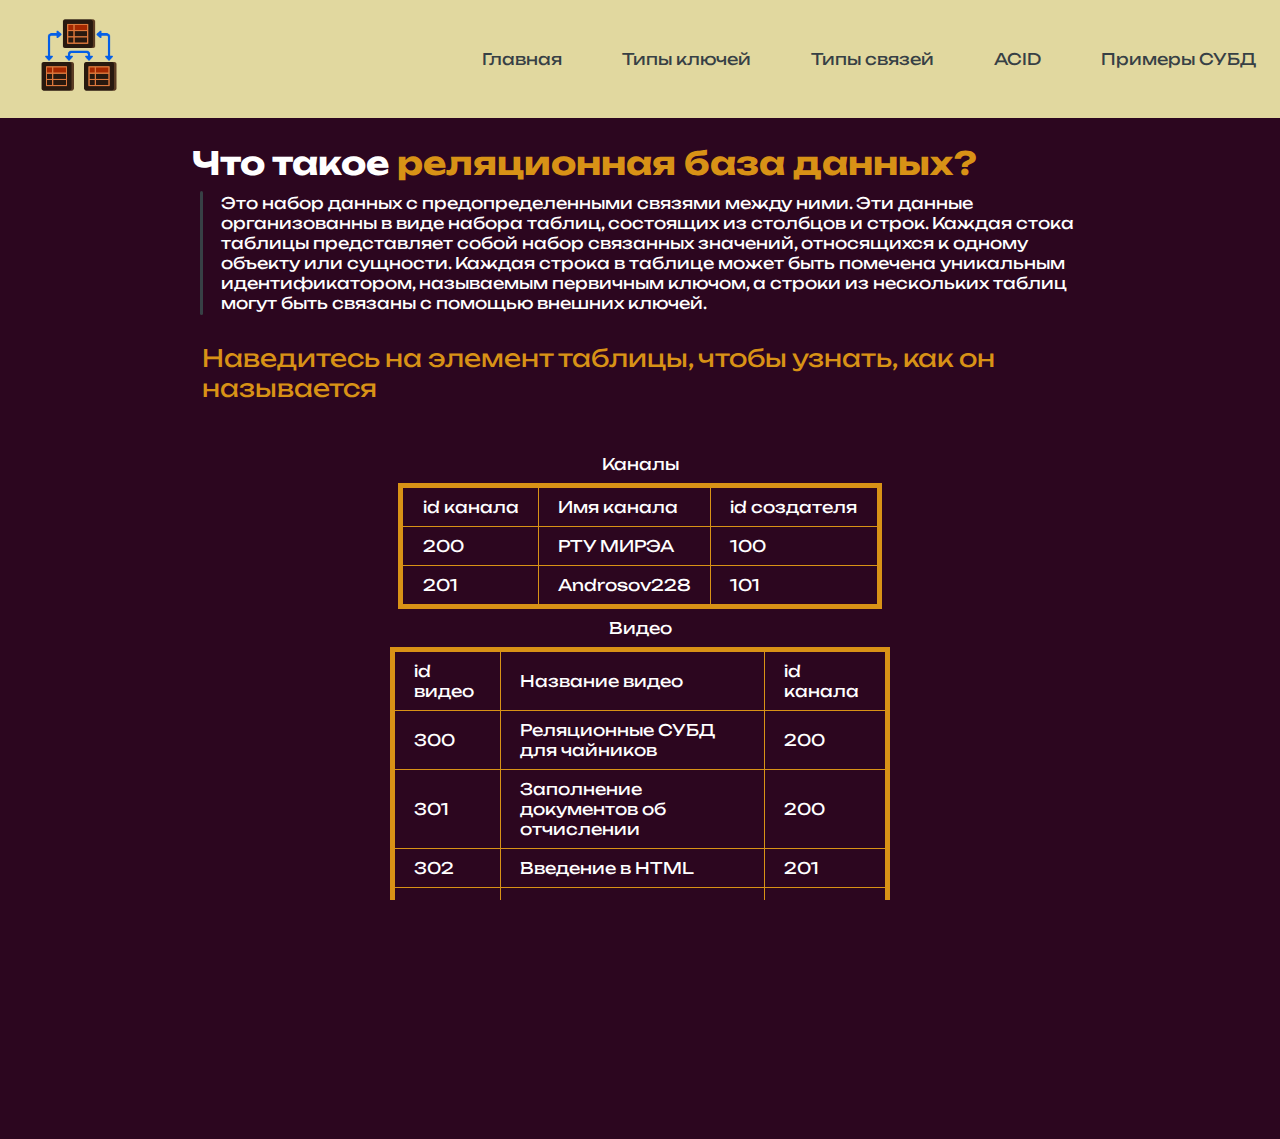
<file: index.html>
<!DOCTYPE html>
<html lang="ru">
    <head>
        <meta charset="UTF-8">
        <meta http-equiv="X-UA-Compatible" content="IE=edge">
        <meta name="viewport" content="width=device-width, initial-scale=1.0">
        <link rel="stylesheet" href="style.css">
        <title>Реляционные СУБД</title>
    </head>
    <body>
        <header>
            <nav class="navbar">
                <a href="index.html" class="nav-branding"><img src="img/logo.png" alt=""></a>
                <ul class="nav-menu">
                    <li class="nav-item">
                        <a href="index.html" class="nav-link">Главная</a>
                    </li>
                    <li class="nav-item">
                        <a href="keys.html" class="nav-link">Типы ключей</a>
                    </li>
                    <li class="nav-item">
                        <a href="relations.html" class="nav-link">Типы связей</a>
                    </li>
                    <li class="nav-item">
                        <a href="acid.html" class="nav-link">ACID</a>
                    </li>
                    <li class="nav-item">
                        <a href="examples.html" class="nav-link">Примеры СУБД</a>
                    </li>
                </ul>

                <div class="hamburger">
                    <span class="bar"></span>
                    <span class="bar"></span>
                    <span class="bar"></span>
                </div>
            </nav>
        </header>
        <section>
            <div class="content-container">
                <h1>Что такое <span>реляционная база данных?</span></h1>
                <div class="tab-block">
                    <span class="bar"></span>
                    <div class="tab-text">
                        <p class="subtitle">
                            Это набор данных с предопределенными связями между ними. Эти данные организованны в виде набора таблиц, состоящих из столбцов и строк. Каждая стока таблицы представляет собой набор связанных значений, относящихся к одному объекту или сущности. Каждая строка в таблице может быть помечена уникальным идентификатором, называемым первичным ключом, а строки из нескольких таблиц могут быть связаны с помощью внешних ключей.
                        </p>
                    </div>
                </div>
                <p class="element-type">Наведитесь на элемент таблицы, чтобы узнать, как он называется</p>
                <div class="db-example">
                    <table border="1">
                        <caption>Каналы</caption>
                        <tr>
                            <td class="primkey">id канала</td>
                            <td class="field">Имя канала</td>    
                            <td class="forkey">id создателя</td>
                        </tr>
                        <tr>
                            <td class="primkey">200</td>
                            <td class="field">РТУ МИРЭА</td>
                            <td class="forkey">100</td>
                        </tr>
                        <tr>
                            <td class="primkey">201</td>
                            <td class="field">Androsov228</td>
                            <td class="forkey">101</td>
                        </tr>
                    </table>
                    <table border="1">
                        <caption>Видео</caption>
                        <tr>
                            <td class="primkey">id видео</td>
                            <td class="field">Название видео</td>
                            <td class="forkey">id канала</td>
                        </tr>
                        <tr>
                            <td class="primkey">300</td>
                            <td class="field">Реляционные СУБД для чайников</td>
                            <td class="forkey">200</td>
                        </tr>
                        <tr>
                            <td class="primkey">301</td>
                            <td class="field">Заполнение документов об отчислении</td>
                            <td class="forkey">200</td>
                        </tr>
                        <tr>
                            <td class="primkey">302</td>
                            <td class="field">Введение в HTML</td>
                            <td class="forkey">201</td>
                        </tr>
                        <tr>
                            <td class="primkey">303</td>
                            <td class="field">Как написать курсовую за день до защиты</td>
                            <td class="forkey">201</td>
                        </tr>
                    </table>
                </div>

            </div>
        </section>
        <footer>
            <p>2023 Androsov RTU MIREA</p>
            <a href="https://t.me/nervous_void"><img src="img/tg_logo.png" alt="telegram"></a>
        </footer>
        <script src="script.js"></script>
    </body>
</html>
</file>
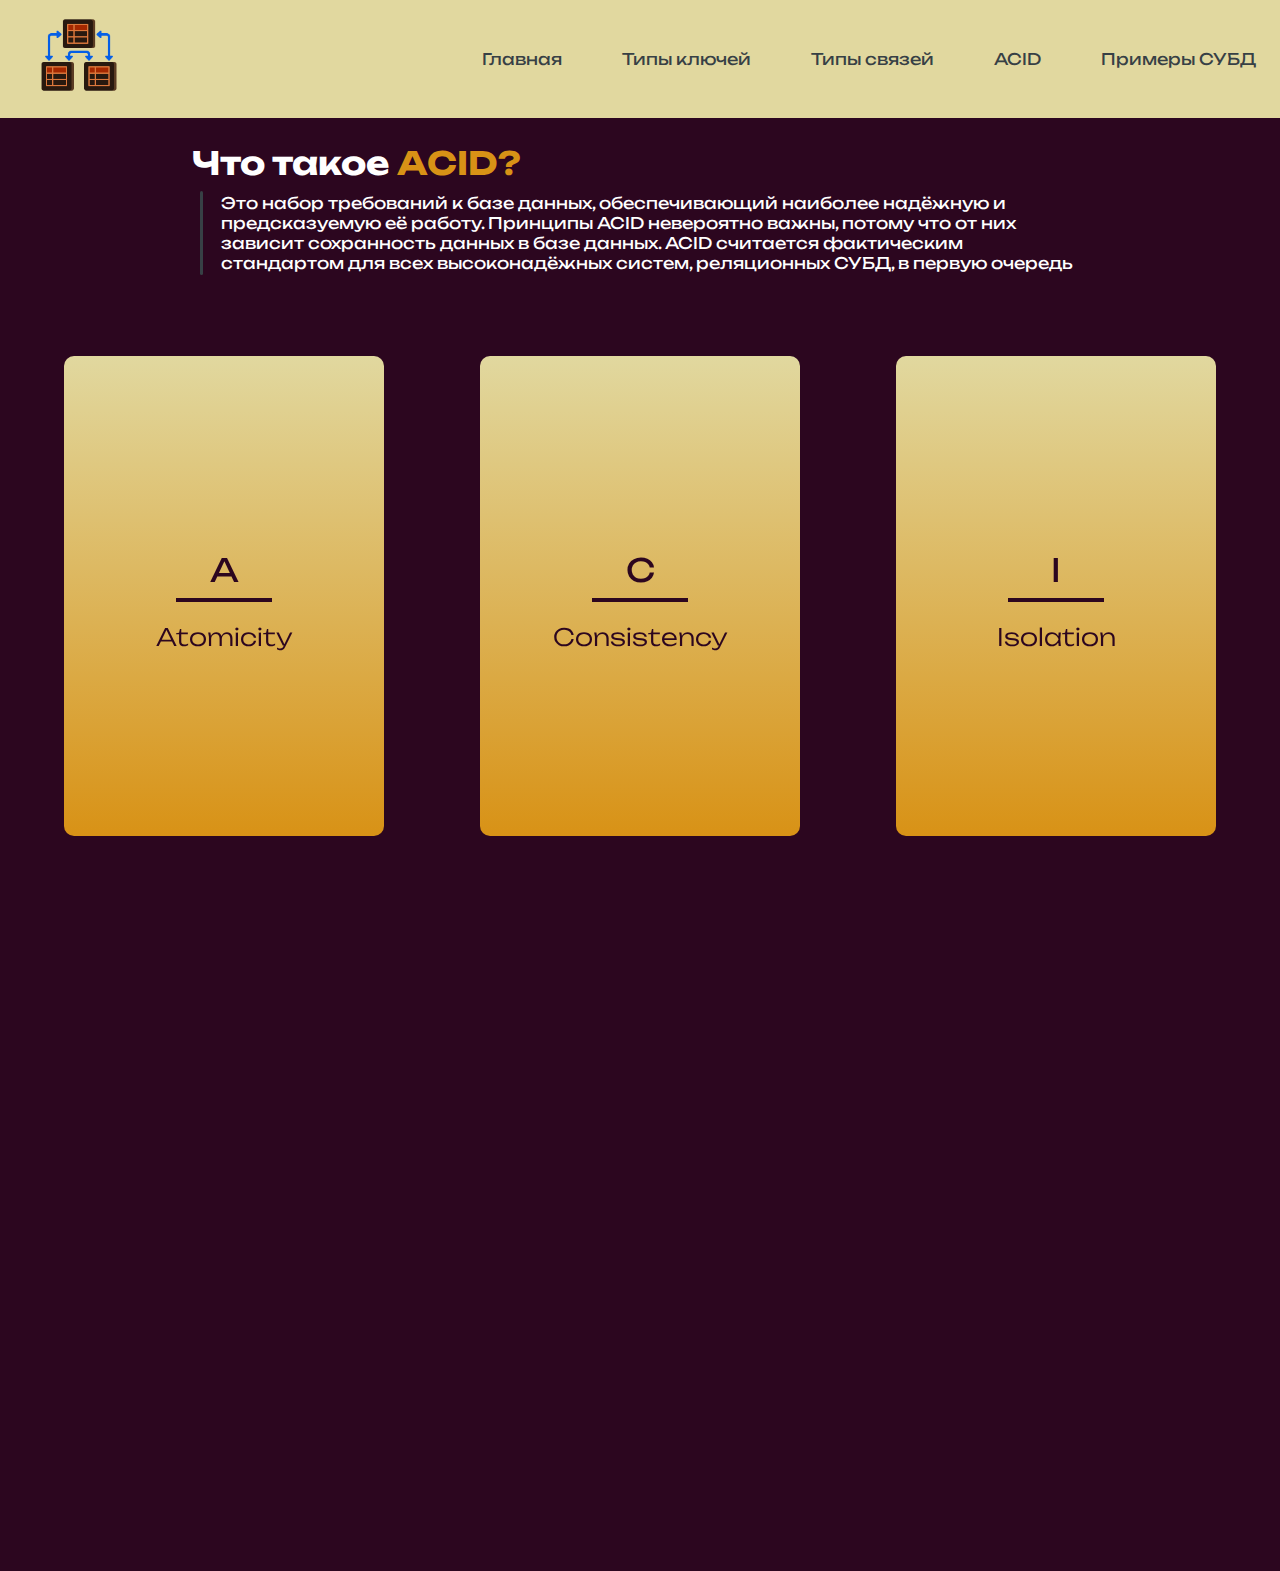
<file: acid.html>
<!DOCTYPE html>
<html lang="en">
    <head>
        <meta charset="UTF-8">
        <meta http-equiv="X-UA-Compatible" content="IE=edge">
        <meta name="viewport" content="width=device-width, initial-scale=1.0">
        <link rel="stylesheet" href="style.css">
        <title>ACID in Relational Databases</title>
    </head>
    <body>
        <header>
            <nav class="navbar">
                <a href="index.html" class="nav-branding"><img src="img/logo.png" alt=""></a>
                <ul class="nav-menu">
                    <li class="nav-item">
                        <a href="index.html" class="nav-link">Главная</a>
                    </li>
                    <li class="nav-item">
                        <a href="keys.html" class="nav-link">Типы ключей</a>
                    </li>
                    <li class="nav-item">
                        <a href="relations.html" class="nav-link">Типы связей</a>
                    </li>
                    <li class="nav-item">
                        <a href="acid.html" class="nav-link">ACID</a>
                    </li>
                    <li class="nav-item">
                        <a href="examples.html" class="nav-link">Примеры СУБД</a>
                    </li>
                </ul>

                <div class="hamburger">
                    <span class="bar"></span>
                    <span class="bar"></span>
                    <span class="bar"></span>
                </div>
            </nav>
        </header>
        <section>
            <div class="content-container">
                <h1>Что такое <span>ACID?</span></h1>
                <div class="tab-block">
                    <span class="bar"></span>
                    <div class="tab-text">
                        <p class="subtitle">
                            Это набор требований к базе данных, обеспечивающий наиболее надёжную и предсказуемую её работу. Принципы ACID невероятно важны, потому что от них зависит сохранность данных в базе данных. ACID считается фактическим стандартом для всех высоконадёжных систем, реляционных СУБД, в первую очередь
                        </p>
                    </div>
                </div>
            </div>

            <div class="wrapper">
                <div class="cols">
                    <div class="col" ontouchstart="this.classList.toggle('hover');">
                        <div class="container">
                            <div class="front">
                                <div class="inner">
                                    <p>A</p>
                                    <span>Atomicity</span>
                                </div>
                            </div>
                            <div class="back">
                                <div class="inner">
                                    <p>Атомарность гарантирует, что каждая транзакция будет выполнена полностью или не будет выполнена совсем. Не допускаются промежуточные состояния</p>
                                </div>
                            </div>
                        </div>
                    </div>
                    <div class="col" ontouchstart="this.classList.toggle('hover');">
                        <div class="container">
                            <div class="front">
                                <div class="inner">
                                    <p>C</p>
                                    <span>Consistency</span>
                                </div>
                            </div>
                            <div class="back">
                                <div class="inner">
                                    <p>Согласованность вытекает из атомарности. Благодаря тому, что транзакция не допускает промежуточных результатов, база остается консистентной, то есть согласованной</p>
                                </div>
                            </div>
                        </div>
                    </div>
                    <div class="col" ontouchstart="this.classList.toggle('hover');">
                        <div class="container">
                            <div class="front">
                                <div class="inner">
                                    <p>I</p>
                                    <span>Isolation</span>
                                </div>
                            </div>
                            <div class="back">
                                <div class="inner">
                                    <p>Изолированность говорит о том, что во время выполнения транзакции параллельные транзакции не должны оказывать влияния на её результат</p>
                                </div>
                            </div>
                        </div>
                    </div>
                    <div class="col" ontouchstart="this.classList.toggle('hover');">
                        <div class="container">
                            <div class="front">
                                <div class="inner">
                                    <p>D</p>
                                    <span>Durability</span>
                                </div>
                            </div>
                            <div class="back">
                                <div class="inner">
                                    <p>Надежность заключается в том, что если пользователь получил подтверждение от системы, что транзакция выполнена, он может быть уверен, что сделанные им изменения не будут отменены из-за какого-либо сбоя</p>
                                </div>
                            </div>
                        </div>
                    </div>
                </div>
            </div>
        </section>
        <footer>
            <p>2023 Androsov RTU MIREA</p>
            <a href="https://t.me/nervous_void"><img src="img/tg_logo.png" alt="telegram"></a>
        </footer>
        <script src="script.js"></script>
    </body>
</html>
</file>
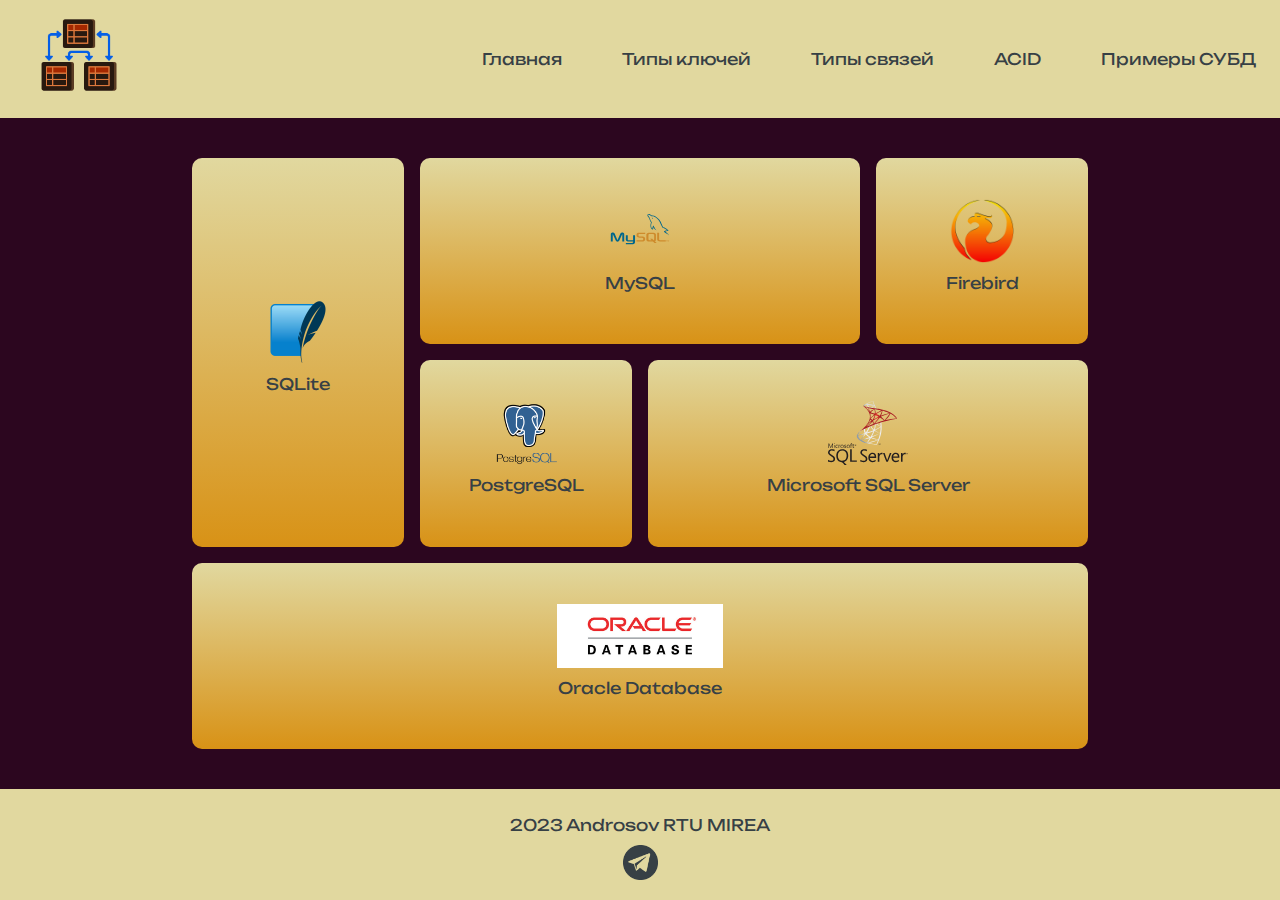
<file: examples.html>
<!DOCTYPE html>
<html lang="ru">
    <head>
        <meta charset="UTF-8">
        <meta http-equiv="X-UA-Compatible" content="IE=edge">
        <meta name="viewport" content="width=device-width, initial-scale=1.0">
        <link rel="stylesheet" href="style.css">
        <title>Реляционные СУБД</title>
    </head>
    <body>
        <header>
            <nav class="navbar">
                <a href="index.html" class="nav-branding"><img src="img/logo.png" alt=""></a>
                <ul class="nav-menu">
                    <li class="nav-item">
                        <a href="index.html" class="nav-link">Главная</a>
                    </li>
                    <li class="nav-item">
                        <a href="keys.html" class="nav-link">Типы ключей</a>
                    </li>
                    <li class="nav-item">
                        <a href="relations.html" class="nav-link">Типы связей</a>
                    </li>
                    <li class="nav-item">
                        <a href="acid.html" class="nav-link">ACID</a>
                    </li>
                    <li class="nav-item">
                        <a href="examples.html" class="nav-link">Примеры СУБД</a>
                    </li>
                </ul>

                <div class="hamburger">
                    <span class="bar"></span>
                    <span class="bar"></span>
                    <span class="bar"></span>
                </div>
            </nav>
        </header>
        <section class="grid-wrapper">
            <div class="box box1">
                <a href="https://www.sqlite.org/index.html">
                    <img src="img/sqlite.png"/>
                    <p>SQLite</p>
                </a>
            </div>
            <div class="box box2">
                <a href="https://www.mysql.com/">
                    <img src="img/mysql.svg"/>
                    <p>MySQL</p>
                </a>
            </div>
            <div class="box box3">
                <a href="https://firebirdsql.org/">
                    <img src="img/firebird.png"/>
                    <p>Firebird</p>
                </a>
            </div>
            <div class="box box4">
                <a href="https://www.postgresql.org/">
                    <img src="img/postgre.png"/>
                    <p>PostgreSQL</p>
                </a>
            </div>
            <div class="box box5">
                <a href="https://www.microsoft.com/en-us/sql-server/">
                    <img src="img/microsoft.svg"/>
                    <p>Microsoft SQL Server
                    </p>
                </a>
            </div>
            <div class="box box6">
                <a href="https://www.oracle.com/database/">
                    <img src="img/oracle.jpeg"/>
                    <p>Oracle Database</p>
                </a>
            </div>
        </section>
        <script src="script.js"></script>
        <footer>
            <p>2023 Androsov RTU MIREA</p>
            <a href="https://t.me/nervous_void"><img src="img/tg_logo.png" alt="telegram"></a>
        </footer>
    </body>
</html>
</file>
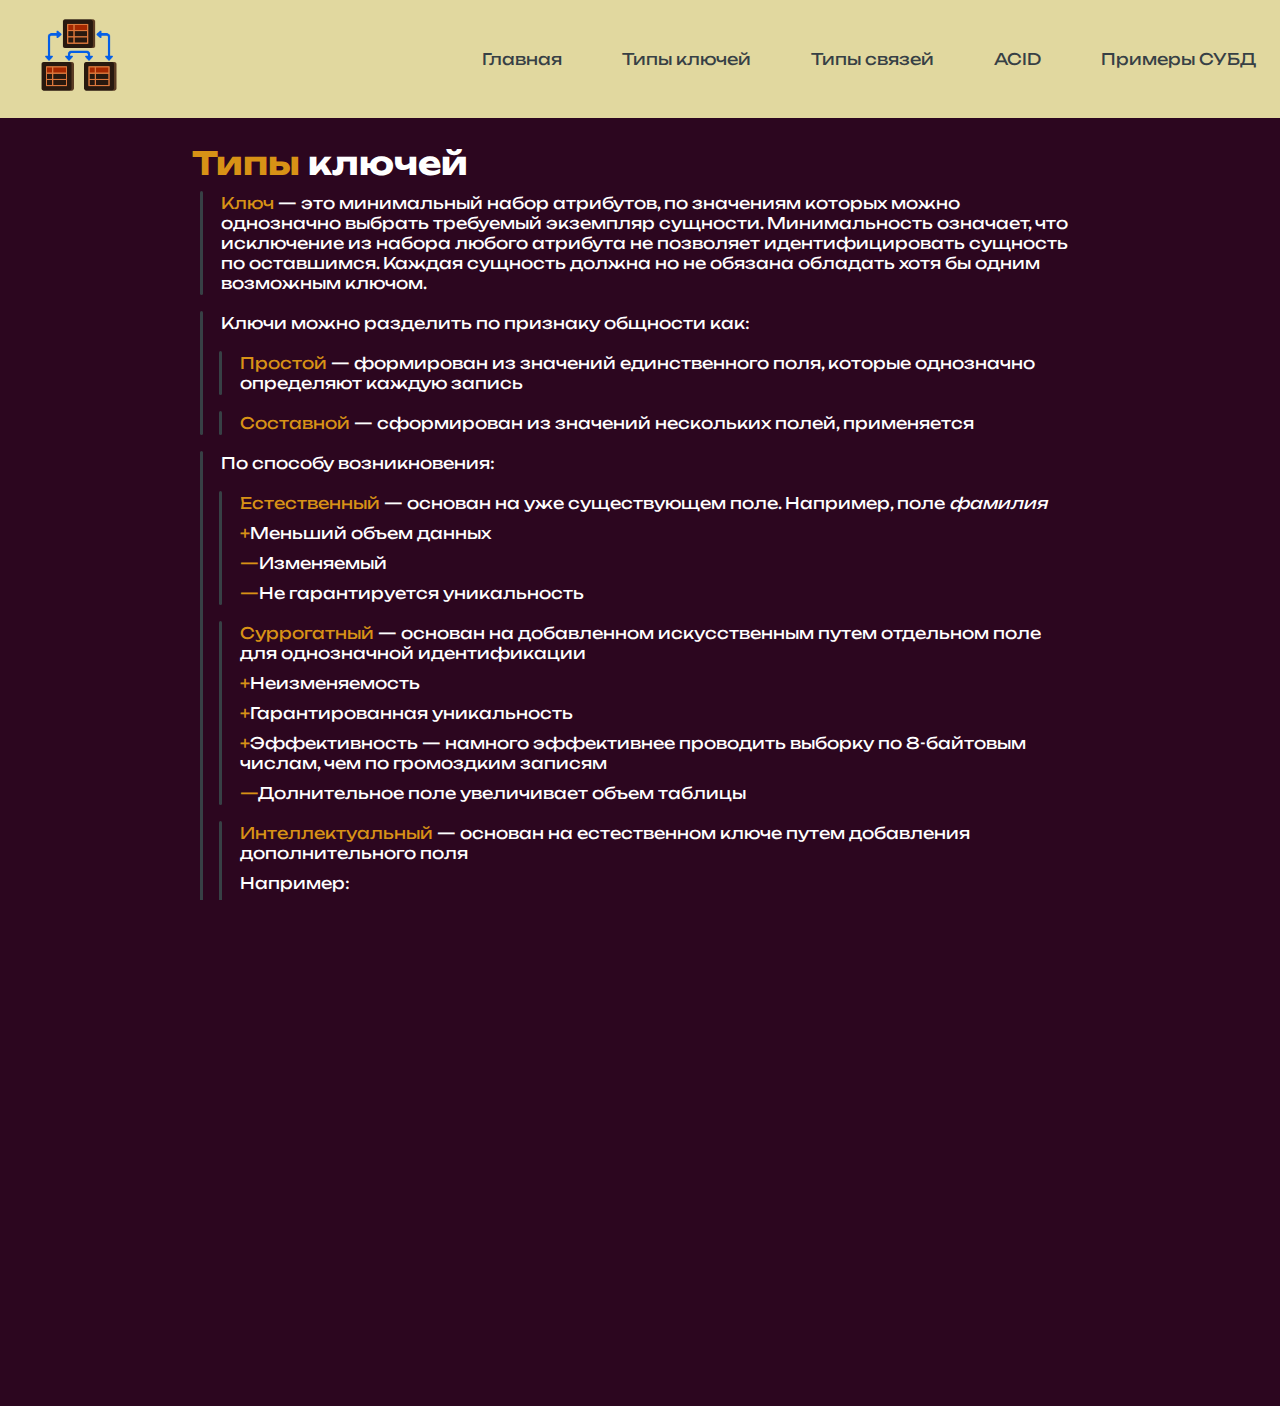
<file: keys.html>
<!DOCTYPE html>
<html lang="ru">
    <head>
        <meta charset="UTF-8">
        <meta http-equiv="X-UA-Compatible" content="IE=edge">
        <meta name="viewport" content="width=device-width, initial-scale=1.0">
        <link rel="stylesheet" href="style.css">
        <title>Реляционные СУБД</title>
    </head>
    <body>
        <header>
            <nav class="navbar">
                <a href="index.html" class="nav-branding"><img src="img/logo.png" alt=""></a>
                <ul class="nav-menu">
                    <li class="nav-item">
                        <a href="index.html" class="nav-link">Главная</a>
                    </li>
                    <li class="nav-item">
                        <a href="keys.html" class="nav-link">Типы ключей</a>
                    </li>
                    <li class="nav-item">
                        <a href="relations.html" class="nav-link">Типы связей</a>
                    </li>
                    <li class="nav-item">
                        <a href="acid.html" class="nav-link">ACID</a>
                    </li>
                    <li class="nav-item">
                        <a href="examples.html" class="nav-link">Примеры СУБД</a>
                    </li>
                </ul>

                <div class="hamburger">
                    <span class="bar"></span>
                    <span class="bar"></span>
                    <span class="bar"></span>
                </div>
            </nav>
        </header>
        <section>
            <div class="content-container">
                <h1><span>Типы</span> ключей</h1>
                <div class="tab-block">
                    <span class="bar"></span>
                    <div class="tab-text">
                        <p><span>Ключ</span> — это минимальный набор атрибутов, по значениям которых можно однозначно выбрать требуемый экземпляр сущности. Минимальность означает, что исключение из набора любого атрибута не позволяет идентифицировать сущность по оставшимся. Каждая сущность должна но не обязана обладать хотя бы одним возможным ключом.</p>
                    </div>
                </div>
                <div class="tab-block">
                    <span class="bar"></span>
                    <div class="tab-text">
                        <p>Ключи можно разделить по признаку общности как:</p>
                        <div class="tab-block">
                            <span class="bar"></span>
                            <div class="tab-text">
                                <p><span>Простой</span> — формирован из значений единственного поля, которые однозначно определяют каждую запись</p>
                            </div>
                        </div>
                        <div class="tab-block">
                            <span class="bar"></span>
                            <div class="tab-text">
                                <p><span>Составной</span> — сформирован из значений нескольких полей, применяется</p>
                            </div>
                        </div>
                    </div>
                </div>
                <div class="tab-block">
                    <span class="bar"></span>
                    <div class="tab-text">
                        <p>По способу возникновения:</p>
                        <div class="tab-block">
                            <span class="bar"></span>
                            <div class="tab-text">
                                <p><span>Естественный</span> — основан на уже существующем поле. Например, поле <i>фамилия</i></p>
                                <p><span>+</span>Меньший объем данных</p>
                                <p><span>—</span>Изменяемый</p>
                                <p><span>—</span>Не гарантируется уникальность</p>
                            </div>
                        </div>
                        <div class="tab-block">
                            <span class="bar"></span>
                            <div class="tab-text">
                                <p><span>Суррогатный</span> — основан на добавленном искусственным путем отдельном поле для однозначной идентификации</p>
                                <p><span>+</span>Неизменяемость</p>
                                <p><span>+</span>Гарантированная уникальность</p>
                                <p><span>+</span>Эффективность — намного эффективнее проводить выборку по 8-байтовым числам, чем по громоздким записям</p>
                                <p><span>—</span>Долнительное поле увеличивает объем таблицы</p>
                            </div>
                        </div>
                        <div class="tab-block">
                            <span class="bar"></span>
                            <div class="tab-text">
                                <p><span>Интеллектуальный</span> — основан на естественном ключе путем добавления дополнительного поля</p>

                                <p>Например:</p>
                                <table border="1" style="margin: auto">
                                    <tr>
                                        <td>Ключ</td>
                                        <td>Фамилия</td>  
                                        <td>Имя</td>
                                    </tr>
                                    <tr>
                                        <td>АП</td>
                                        <td>Андросов</td>
                                        <td>Петр</td>
                                    </tr>
                                </table>
                                <p>Примеряется крайне редко и лишь для при необходимости добавления сокращенных кодов (например, <i>АП-0119</i>)</p>
                            </div>
                        </div>
                    </div>
                </div>
                <div class="tab-block">
                    <span class="bar"></span>
                    <div class="tab-text">
                        <p>По ограничению целостности данных:</p>
                        <div class="tab-block">
                            <span class="bar"></span>
                            <div class="tab-text">
                                <p><span>Первичный ключ</span> — служит как ограничение целостности в рамках одной таблицы для однозначной идентификации, конкретно поле первичного ключа не может повторятся или быть пустым</p>
                            </div>
                        </div>
                        <div class="tab-block">
                            <span class="bar"></span>
                            <div class="tab-text">
                                <p><span>Внешний ключ (вторичный)</span> — служит как ограничение целостности связей нескольких таблиц, конкретно подчиненная таблица не может ссылаться на несуществующие записи главной таблицы(что позволяет строить целостные модели данных)</p>
                            </div>
                        </div>
                    </div>
                </div>
            </div>
        </section>
        <footer>
            <p>2023 Androsov RTU MIREA</p>
            <a href="https://t.me/nervous_void"><img src="img/tg_logo.png" alt="telegram"></a>
        </footer>
        <script src="script.js"></script>
    </body>
</html>
</file>
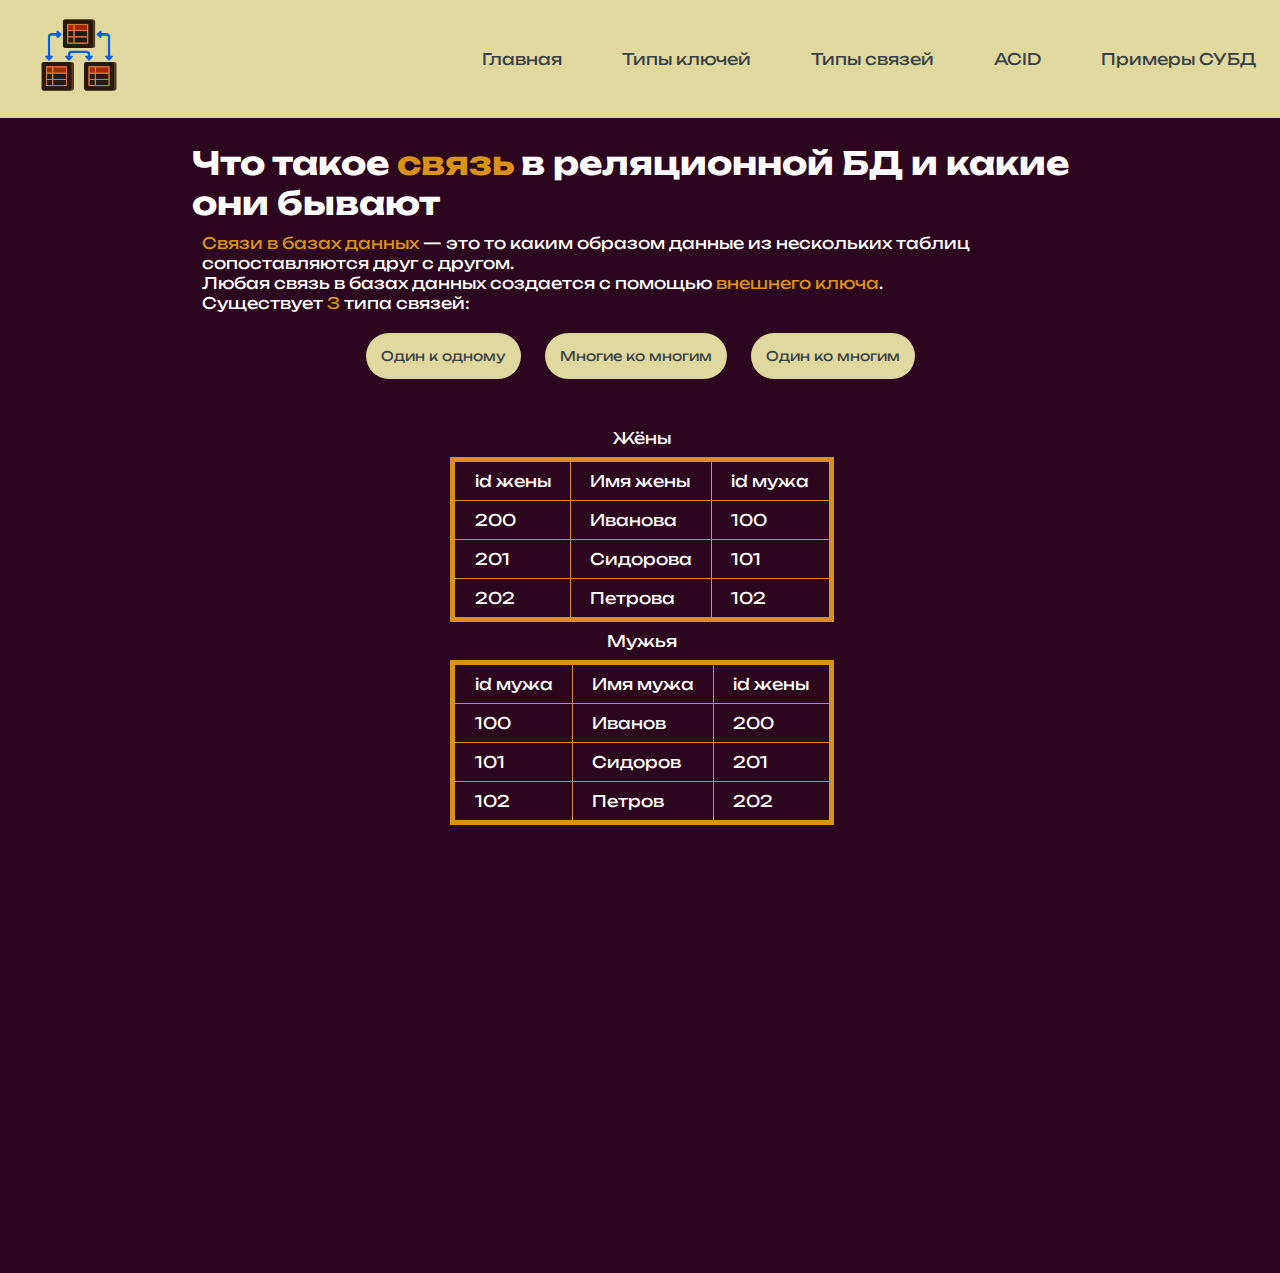
<file: relations.html>
<!DOCTYPE html>
<html lang="ru">
    <head>
        <meta charset="UTF-8">
        <meta http-equiv="X-UA-Compatible" content="IE=edge">
        <meta name="viewport" content="width=device-width, initial-scale=1.0">
        <link rel="stylesheet" href="style.css">
        <title>Реляционные СУБД</title>
    </head>
    <body>
        <header>
            <nav class="navbar">
                <a href="index.html" class="nav-branding"><img src="img/logo.png" alt=""></a>
                <ul class="nav-menu">
                    <li class="nav-item">
                        <a href="index.html" class="nav-link">Главная</a>
                    </li>
                    <li class="nav-item">
                        <a href="keys.html" class="nav-link">Типы ключей</a>
                    </li>
                    <li class="nav-item">
                        <a href="relations.html" class="nav-link">Типы связей</a>
                    </li>
                    <li class="nav-item">
                        <a href="acid.html" class="nav-link">ACID</a>
                    </li>
                    <li class="nav-item">
                        <a href="examples.html" class="nav-link">Примеры СУБД</a>
                    </li>
                </ul>

                <div class="hamburger">
                    <span class="bar"></span>
                    <span class="bar"></span>
                    <span class="bar"></span>
                </div>
            </nav>
        </header>
        <div class="content-container">
            <h1>Что такое <span>связь</span> в реляционной БД и какие они бывают</h1>
            <p class="subtitle">
                <span>Связи в базах данных</span> — это то каким образом данные из нескольких таблиц сопоставляются друг с другом.<br>Любая связь в базах данных создается с помощью <span>внешнего ключа</span>.<br>Существует <span>3</span> типа связей:
            </p>

            <div class="controls">
                <button class="one-to-one">Один к одному</button>
                <button class="many-to-many">Многие ко многим</button>
                <button class="one-to-many">Один ко многим</button>
            </div>
            <div class="slider">
                <div class="slider-line">
                    <div class="slider-item">
                        <table border="1">
                            <caption>Жёны</caption>
                            <tr>
                                <td>id жены</td>
                                <td>Имя жены</td>    
                                <td>id мужа</td>
                            </tr>
                            <tr>
                                <td>200</td>
                                <td>Иванова</td>
                                <td>100</td>
                            </tr>
                            <tr>
                                <td>201</td>
                                <td>Сидорова</td>
                                <td>101</td>
                            </tr>
                            <tr>
                                <td>202</td>
                                <td>Петрова</td>
                                <td>102</td>
                            </tr>
                        </table>
                        <table border="1">
                            <caption>Мужья</caption>
                            <tr>
                                <td>id мужа</td>
                                <td>Имя мужа</td>
                                <td>id жены</td>
                            </tr>
                            <tr>
                                <td>100</td>
                                <td>Иванов</td>
                                <td>200</td>
                            </tr>
                            <tr>
                                <td>101</td>
                                <td>Сидоров</td>
                                <td>201</td>
                            </tr>
                            <tr>
                                <td>102</td>
                                <td>Петров</td>
                                <td>202</td>
                            </tr>
                        </table>
                    </div>
                    <div class="slider-item">
                        <table border="1">
                            <caption>Пользователи</caption>
                            <tr>
                                <td>id пользователя</td>
                                <td>имя пользователя</td>    
                            </tr>
                            <tr>
                                <td>100</td>
                                <td>androsov228</td>
                            </tr>
                            <tr>
                                <td>101</td>
                                <td>rtu_mirea</td>
                            </tr>
                        </table>
                        <table border="1">
                            <caption>Лайки</caption>
                            <tr>
                                <td>id пользователя</td>
                                <td>id видео</td>    
                            </tr>
                            <tr>
                                <td>100</td>
                                <td>300</td>
                            </tr>
                            <tr>
                                <td>100</td>
                                <td>301</td>
                            </tr>
                            <tr>
                                <td>100</td>
                                <td>302</td>
                            </tr>
                            <tr>
                                <td>101</td>
                                <td>301</td>
                            </tr>
                            <tr>
                                <td>101</td>
                                <td>302</td>
                            </tr>
                        </table>
                        <table border="1">
                            <caption>Видео</caption>
                            <tr>
                                <td>id видео</td>
                                <td>Название видео</td>
                            </tr>
                            <tr>
                                <td>300</td>
                                <td>Реляционные СУБД для чайников</td>
                            </tr>
                            <tr>
                                <td>301</td>
                                <td>Как написать курсовую за день до защиты</td>
                            </tr>
                            <tr>
                                <td>302</td>
                                <td>Введение в HTML</td>
                            </tr>
                        </table>
                    </div>
                    <div class="slider-item">
                        <table border="1">
                            <caption>Канал</caption>
                            <tr>
                                <td>id канала</td>
                                <td>Название канала</td>
                            </tr>
                            <tr>
                                <td>100</td>
                                <td>Адросов Петр</td>
                            </tr>
                            <tr>
                                <td>101</td>
                                <td>РТУ МИРЭА</td>
                            </tr>
                        </table>
                        <table border="1">
                            <caption>Видео</caption>
                            <tr>
                                <td>id видео</td>
                                <td>Название видео</td>
                                <td>id канала</td>
                            </tr>
                            <tr>
                                <td>300</td>
                                <td>Реляционные СУБД для чайников</td>
                                <td>100</td>
                            </tr>
                            <tr>
                                <td>301</td>
                                <td>Как написать курсовую за день до защиты</td>
                                <td>100</td>
                            </tr>
                            <tr>
                                <td>302</td>
                                <td>Введение в HTML</td>
                                <td>101</td>
                            </tr>
                            <tr>
                                <td>302</td>
                                <td>Заполнение документов об отчислении</td>
                                <td>101</td>
                            </tr>
                        </table>
                    </div>
                </div>
            </div>
        </div>
        <footer>
            <p>2023 Androsov RTU MIREA</p>
            <a href="https://t.me/nervous_void"><img src="img/tg_logo.png" alt="telegram"></a>
        </footer>
        <script src="script.js"></script>
    </body>
</html>
</file>
<file: style.css>
@import url('https://fonts.googleapis.com/css2?family=Unbounded&display=swap');


*{
    padding: ;
    margin: 0;
    box-sizing: border-box;

}

html, body {
    height: 100%;
    overflow-x: hidden;
}

body {
    display: flex;
    flex-direction: column;
    font-family: 'Unbounded';
    color: white;
    background-color: #2C061F;
}

section {
    flex: 1 0 auto;
}

header {
    background-color: #E1D89F;
}

header img {
    height: 5rem;
    margin: 15px;
}

.navbar li {
    list-style: none;
}

a {
    color: #374045;
    text-decoration: none;
}
p {
    margin: 10px;
}

.navbar {
    min-height: 70px;
    display: flex;
    justify-content: space-between;
    align-items: center;
    padding: 0 24px;
}

.nav-menu {
    display: flex;
    justify-content: space-between;
    align-items: center;
    gap: 60px;
}

.nav-branding {
    font-size: 2rem;
}

.nav-link {
    transition: 0.7s ease;
}

.nav-link:hover {
    color: #D89216;
}

.hamburger {
    display: none;
    cursor: pointer;
}

header .bar {
    display: block;
    width: 25px;
    height: 3px;
    margin: 5px auto;
    transition: all 0.3s ease-in-out;
    background-color: #374045;
}

@media(max-width:991px){
    .hamburger{
        display: block;
    }

    .hamburger.active .bar:nth-child(2) {
        opacity: 0;
    }
    .hamburger.active .bar:nth-child(1) {
        transform: translateY(8px) rotate(45deg);
    }
    .hamburger.active .bar:nth-child(3) {
        transform: translateY(-8px) rotate(-45deg);
    }

    .nav-menu {
        z-index: 2;
        position: fixed;
        left: -100%;
        top: 100px;
        flex-direction: column;
        background-color: #E1D89F;
        width: 100%;
        text-align: center;
        transition: 0.3s;
    }

    .nav-item {
        margin: 16px 0;
    }

    .nav-menu.active {
        left: 0;
    }
}


footer {
    text-align: center;
    padding: 1rem;
    flex-shrink: 0;
    background-color: #E1D89F;
    color: #374045;
}

footer img {
    display: inline-block;
    width: 35px;
}


.content-container {
    margin: 25px auto;
    width: 70%;
    display: flex;
    flex-direction: column;
}


.tab-block {
    display: flex;
    justify-content: flex-start
}

.tab-text {
    display: inline-block;
}

.tab-block .bar{
    border-radius: 10px;
    min-width: 3px;
    height: auto;
    background-color: #374045;
    margin: 0.5rem;
}

@media screen and (max-width: 501px) {
    .content-container {
        width: 100%;
        margin: 5px;
    }

    .grid-wrapper {
        width: 100%;
        margin: 2.5rem 0;
    }

    .
}

span {
    color: #D89216;
}

.db-example {
    margin: 2rem auto;
    display: flex;
    flex-wrap: wrap;
    flex-direction: row;
    justify-content: center;
}

table {
    margin: 0 20px;
    max-width: 500px;
    border: 5px solid #D89216;
    border-collapse: collapse;
}

td:hover {
    background-color: #D89216;
}

td.active {
    background-color: #D89216;
}

th, td, caption {
    padding: 1vh 1.5vw;
}

.element-type {
    color: #D89216;
    font-size: 1.5rem;
    margin-top: 20px;
}

.slider-line > div {
    display: inline-block;
    width: 100%;
    margin: 0 20px;
    display: flex;
    justify-content: space-around;
}


.slider-item table {
    margin: auto;
}

.slider {
    flex: 1 0 auto;
    width: 90%;
    height: auto;
    margin: 30px auto;
    overflow: hidden;
    min-width: 900px;
}

.slider-line {
    display: flex;
    transition: all ease 1s;
}

button {
    display: inline-block;
    font-family: 'Unbounded';
    margin: 10px;
    border-style: none;
    padding: 15px;
    border-radius: 50px;
    background-color: #E1D89F;
    color: #374045;
}

button:hover {
    background-color: #D89216;
    transition: all ease 0.5s;
    cursor: pointer;
}

button:not(:hover) {
    transition: 0.5s 0s;
}

.slider-item:nth-child(n+1) {
    display: inline-block;
}

.controls {
    text-align: center;
    display: block;
}


/*ACID*/
.wrapper {
    width: 100%;
    margin: 0 auto;
    flex: 1 0 auto;
}

.cols {
    display: flex;
    flex-wrap: wrap;
    justify-content: center;
}

.col {
    width: 20rem;
    margin: 3rem;
    cursor: pointer;
}

.container {
    transform-style: preserve-3d;
    perspective: 1000px;
}

.front,
.back {
    background: linear-gradient(0deg, #D89216, #E1D89F);
    background-size: cover;
    border-radius: 10px;
    background-position: center;
    transition: transform 0.7s cubic-bezier(0.4, 0.2, 0.2, 1);
    backface-visibility: hidden;
    text-align: center;
    min-height: 480px;
    height: auto;
    border-radius: 10px;
    color: #2C061F;
    font-size: 1.5rem;
}

.back {
    background: #cedce7;
    font-size: 1.3rem;
}

.front:after {
    position: absolute;
    top: 0;
    left: 0;
    z-index: 1;
    width: 100%;
    height: 100%;
    display: block;
    opacity: 0.6;
    backface-visibility: hidden;
    border-radius: 10px;
}

.container:hover .front,
.container:hover .back {
    transition: transform 0.7s cubic-bezier(0.4, 0.2, 0.2, 1);
}

.back {
    position: absolute;
    top: 0;
    left: 0;
    width: 100%;
}

.inner {
    transform: translateY(-50%) translateZ(60px) scale(0.94);
    top: 50%;
    position: absolute;
    left: 0;
    width: 100%;
    padding: 2rem;
    box-sizing: border-box;
    outline: 1px solid transparent;
    perspective: inherit;
    z-index: 2;
}

.container .back {
    transform: rotateY(180deg);
    transform-style: preserve-3d;
}

.container .front {
    transform: rotateY(0deg);
    transform-style: preserve-3d;
}

.container:hover .back {
    transform: rotateY(0deg);
    transform-style: preserve-3d;
}

.container:hover .front {
    transform: rotateY(-180deg);
    transform-style: preserve-3d;
}

.front .inner p {
    font-size: 2rem;
    margin-bottom: 2rem;
    position: relative;
}

.front .inner p:after {
    content: "";
    width: 6rem;
    height: 4px;
    position: absolute;
    background: #2C061F;
    display: block;
    left: 0;
    right: 0;
    margin: 0 auto;
    bottom: -0.75rem;
}

.front .inner span {
    color: #2C061F;    
    font-weight: 300;
}


.grid-wrapper {
    width: 70%;
    margin: 2.5rem auto;
    display: grid;
    grid-template-columns: 1fr 1fr 1fr 1fr;
    grid-auto-rows: minmax(100px,auto);
    grid-gap: 1em;
}	

.box {
    display: flex;
    background: linear-gradient(0deg, #D89216, #E1D89F);
    text-align: center;
    border-radius: 10px;
    font-size: 1rem;
    padding: 0.5vw;
}

.box:hover {
    background: #E1D89F;
}

.box a {
    height: auto;
    display: flex;
    align-items: center;
    justify-content: center;
    flex-direction: column;
    text-decoration: none;
    cursor: pointer;
    height: 100%;
    width: 100%;
}
.grid-wrapper .box img {
    height: 5vw;
    min-height: 50px;

}

.box1 {
    grid-column:1;
    grid-row:1/3;
}

.box2 {
    grid-column:2/4;
}

.box3 {
    grid-column:4;
}

.box4 {
    grid-column:2;
}

.box5 {
    grid-column:3/5;
}

.box6 {
    grid-column:1/5;
}

@media screen and (max-width:991px){
    table {
        max-width: 350px;
    }
    
    .slider-item table {
        margin: 0;
    }

    .wrapper {
        grid-template-columns: 1fr 1fr;
    }
    .box1 {
        grid-row:1/3;
    }
    .box2 {
        grid-column:2;
    }
    .box3 {
        grid-column:2;
    }
    .box4 {
        grid-column:1/3;
    }
    .box5 {
        grid-column:1;
    }
    .box6 {
        grid-column:2;
    }
}
</file>
